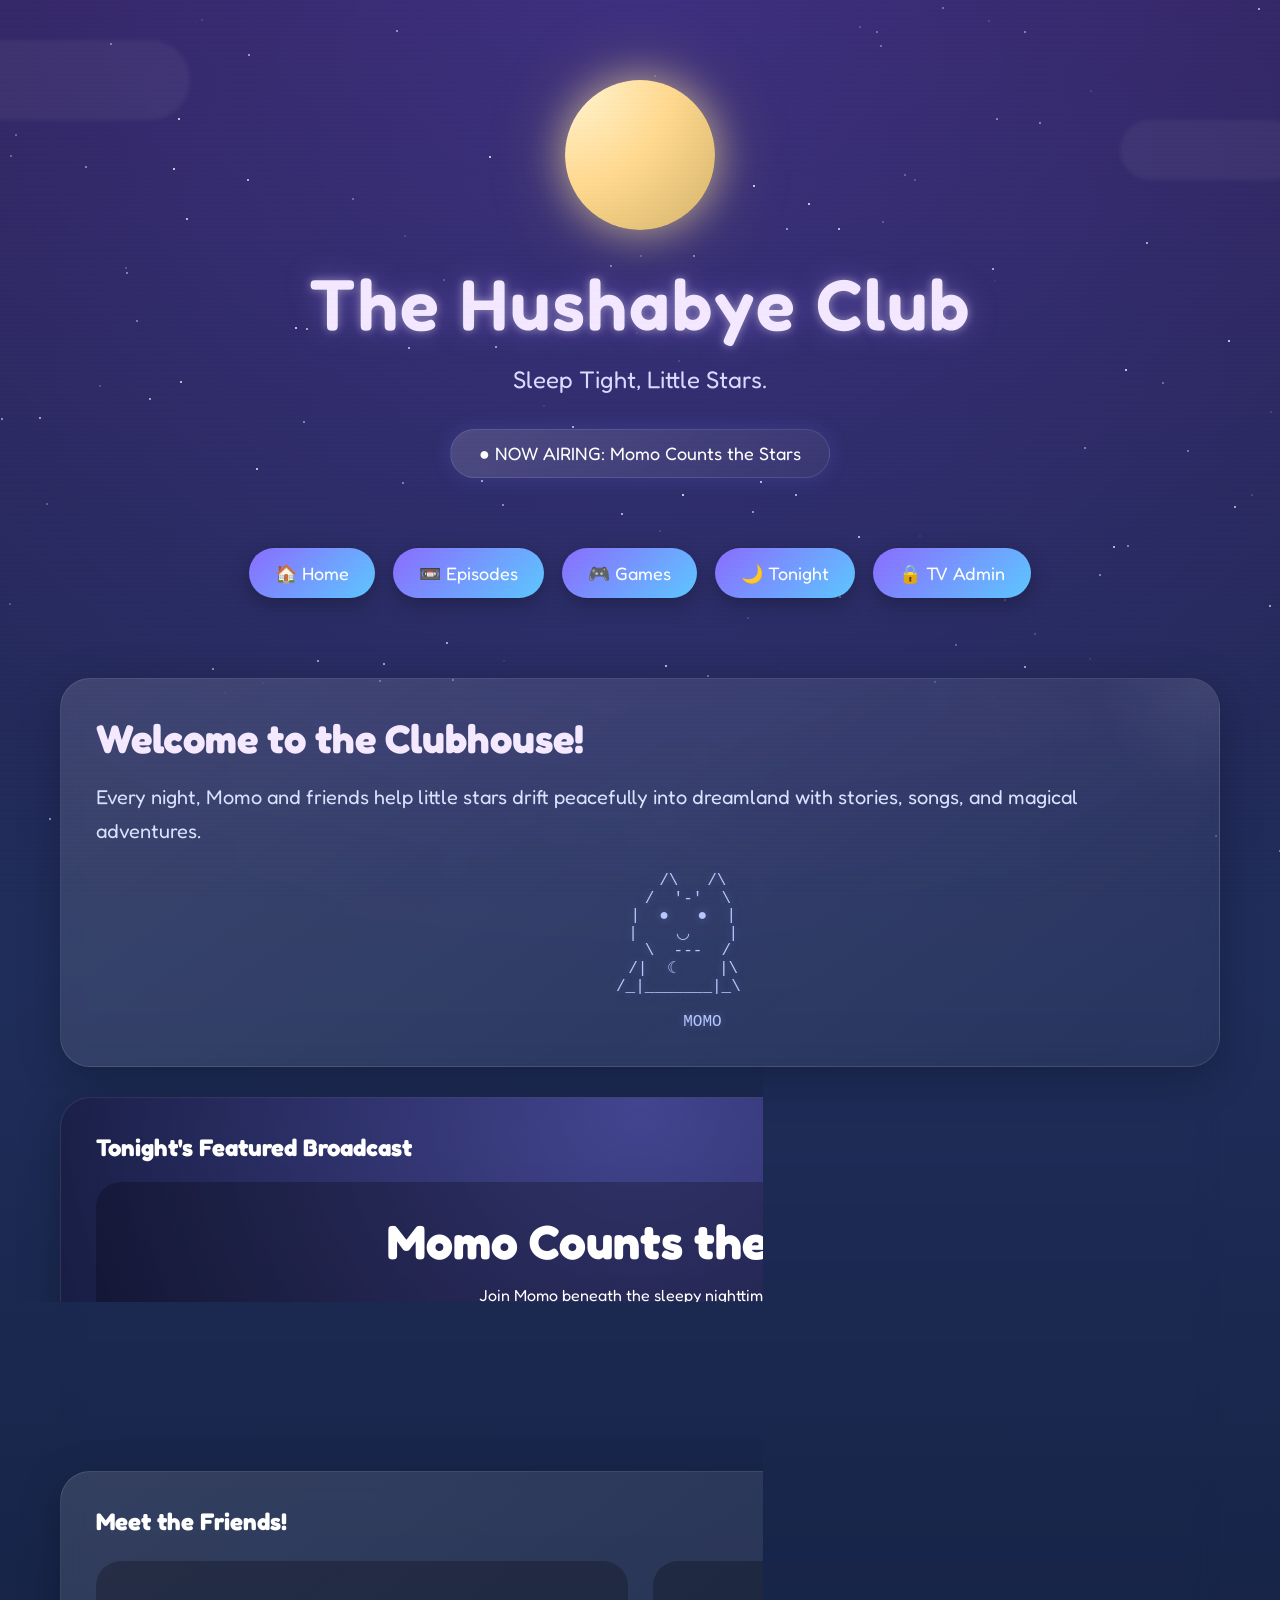
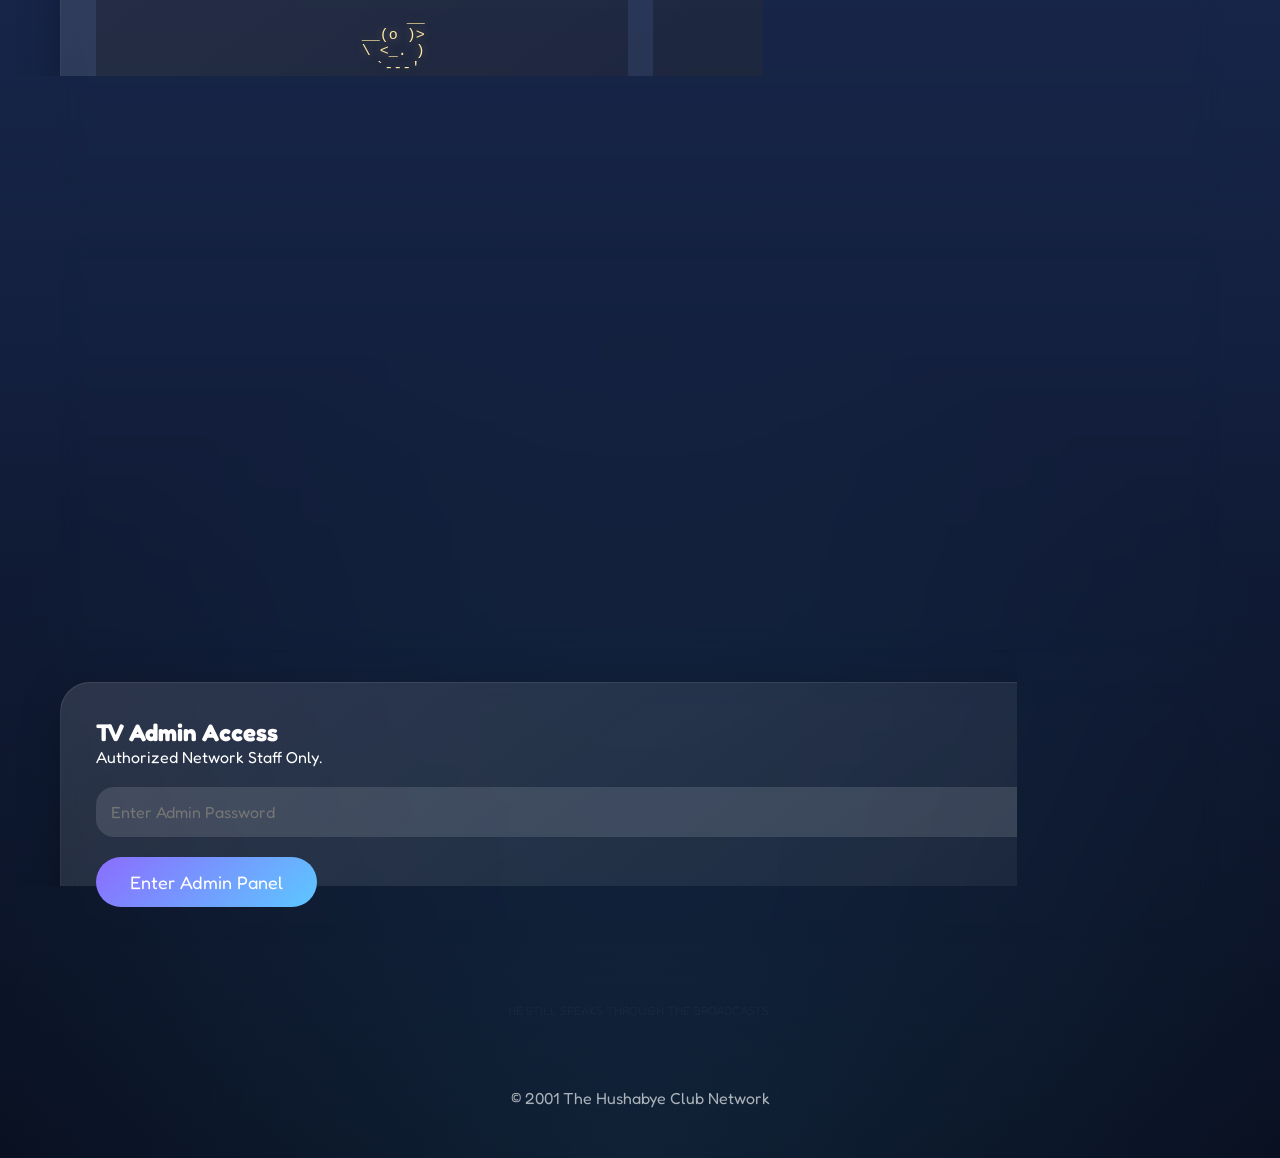
<file: index.html>
<!DOCTYPE html>
<html lang="en">
<head>

<meta charset="UTF-8">
<meta name="viewport" content="width=device-width, initial-scale=1.0">

<title>The Hushabye Club</title>

<link
href="https://fonts.googleapis.com/css2?family=Fredoka:wght@400;500;600&display=swap"
rel="stylesheet">

<style>

/* ======================================== */
/* RESET */
/* ======================================== */

*{
margin:0;
padding:0;
box-sizing:border-box;
}

/* ======================================== */
/* BODY */
/* ======================================== */

body{

font-family:'Fredoka',sans-serif;

color:white;

overflow-x:hidden;

background:

radial-gradient(
circle at top,
rgba(111,92,255,0.22),
transparent 35%
),

radial-gradient(
circle at bottom,
rgba(77,192,255,0.12),
transparent 30%
),

linear-gradient(
180deg,
#31245c 0%,
#1f2d5a 35%,
#13203f 70%,
#070b1a 100%
);

min-height:100vh;

position:relative;

}

/* ======================================== */
/* CRT */
/* ======================================== */

.crt{

position:fixed;
inset:0;

pointer-events:none;

background:
linear-gradient(
rgba(255,255,255,0.02) 50%,
rgba(0,0,0,0.02) 50%
);

background-size:100% 4px;

opacity:0.2;

z-index:999;

}

/* ======================================== */
/* STARS */
/* ======================================== */

.stars{

position:fixed;
inset:0;

overflow:hidden;

z-index:-1;

}

.star{

position:absolute;

width:2px;
height:2px;

background:white;

border-radius:50%;

animation:twinkle 4s infinite;

}

@keyframes twinkle{

0%,100%{
opacity:0.2;
}

50%{
opacity:1;
}

}

/* ======================================== */
/* HEADER */
/* ======================================== */

header{

position:relative;

padding:80px 20px 50px;

text-align:center;

overflow:hidden;

}

/* ======================================== */
/* CLOUDS */
/* ======================================== */

.cloud{

position:absolute;

background:
rgba(255,255,255,0.05);

border-radius:100px;

filter:blur(2px);

}

.cloud1{

width:240px;
height:80px;

top:40px;
left:-50px;

}

.cloud2{

width:180px;
height:60px;

top:120px;
right:-20px;

}

/* ======================================== */
/* MOON */
/* ======================================== */

.moon{

width:150px;
height:150px;

margin:auto;

border-radius:50%;

background:
radial-gradient(
circle at top left,
#fff6d6,
#ffd98f,
#d4b36c
);

box-shadow:
0 0 40px rgba(255,230,160,0.6),
0 0 80px rgba(255,220,120,0.25);

margin-bottom:30px;

}

/* ======================================== */
/* LOGO */
/* ======================================== */

.logo{

font-size:72px;

font-weight:600;

letter-spacing:2px;

color:#f3e8ff;

text-shadow:
0 0 10px rgba(255,255,255,0.4),
0 0 30px rgba(164,130,255,0.4);

}

/* ======================================== */
/* SUBTITLE */
/* ======================================== */

.subtitle{

margin-top:18px;

font-size:24px;

color:#d8dbff;

}

/* ======================================== */
/* ON AIR */
/* ======================================== */

.on-air{

margin:35px auto 0;

width:fit-content;

padding:12px 28px;

border-radius:40px;

background:
linear-gradient(
135deg,
rgba(255,255,255,0.14),
rgba(255,255,255,0.05)
);

border:
1px solid rgba(255,255,255,0.1);

backdrop-filter:blur(8px);

font-size:18px;

box-shadow:
0 0 20px rgba(110,120,255,0.2);

animation:pulse 2s infinite;

}

@keyframes pulse{

0%,100%{
transform:scale(1);
}

50%{
transform:scale(1.03);
}

}

/* ======================================== */
/* NAV */
/* ======================================== */

nav{

display:flex;

justify-content:center;

gap:18px;

flex-wrap:wrap;

padding:20px;

margin-bottom:40px;

}

nav a{

text-decoration:none;

color:white;

padding:14px 26px;

border-radius:999px;

font-size:18px;

background:
linear-gradient(
135deg,
#8b6dff,
#5dc7ff
);

box-shadow:
0 6px 20px rgba(0,0,0,0.25);

transition:0.3s;

}

nav a:hover{

transform:
translateY(-4px)
scale(1.05);

background:
linear-gradient(
135deg,
#a786ff,
#7ddcff
);

}

/* ======================================== */
/* CONTENT */
/* ======================================== */

.content{

max-width:1200px;

margin:auto;

padding:20px;

display:grid;

gap:30px;

}

/* ======================================== */
/* CARDS */
/* ======================================== */

.card{

background:
linear-gradient(
145deg,
rgba(255,255,255,0.12),
rgba(255,255,255,0.04)
);

border:
1px solid rgba(255,255,255,0.1);

border-radius:30px;

padding:35px;

backdrop-filter:blur(10px);

box-shadow:
0 10px 40px rgba(0,0,0,0.25);

position:relative;

overflow:hidden;

}

.card::before{

content:'';

position:absolute;

top:-100px;
right:-100px;

width:220px;
height:220px;

background:
radial-gradient(
circle,
rgba(255,255,255,0.06),
transparent 70%
);

}

/* ======================================== */
/* ASCII */
/* ======================================== */

.ascii{

text-align:center;

white-space:pre;

font-family:monospace;

line-height:1.1;

}

/* MOMO */

.momo-ascii{

font-size:16px;

margin-top:25px;

color:#b8c7ff;

text-shadow:
0 0 10px rgba(160,180,255,0.35);

animation:
floatMomo 4s ease-in-out infinite;

}

@keyframes floatMomo{

0%,100%{
transform:translateY(0px);
}

50%{
transform:translateY(-6px);
}

}

/* PIP */

.pip-ascii{

font-size:15px;

margin-top:25px;

color:#ffe8a3;

text-shadow:
0 0 10px rgba(255,220,120,0.35);

animation:
floatPip 3s ease-in-out infinite;

}

@keyframes floatPip{

0%,100%{
transform:
translateY(0px)
rotate(0deg);
}

50%{
transform:
translateY(-5px)
rotate(-2deg);
}

}

/* STARBELL */

.starbell-ascii{

font-size:15px;

margin-top:25px;

color:#ffd6ff;

text-shadow:
0 0 12px rgba(255,180,255,0.35);

animation:
twinkleBell 2.5s infinite;

}

@keyframes twinkleBell{

0%,100%{
opacity:0.85;
transform:scale(1);
}

50%{
opacity:1;
transform:scale(1.04);
}

}

/* ======================================== */
/* WELCOME */
/* ======================================== */

.welcome-card h2{

font-size:40px;

margin-bottom:18px;

color:#f4e9ff;

}

.welcome-card p{

font-size:20px;

line-height:1.7;

color:#d9e3ff;

}

/* ======================================== */
/* FEATURED */
/* ======================================== */

.featured-card{

background:
radial-gradient(
circle at top,
rgba(140,120,255,0.35),
rgba(20,25,60,0.95)
);

}

.broadcast-box{

padding:30px;

border-radius:25px;

background:
rgba(0,0,0,0.25);

margin-top:20px;

text-align:center;

}

.broadcast-box h1{

font-size:48px;

margin-bottom:15px;

}

/* ======================================== */
/* BUTTONS */
/* ======================================== */

.watch-btn{

margin-top:20px;

padding:14px 34px;

border:none;

border-radius:999px;

font-size:18px;

font-family:'Fredoka',sans-serif;

cursor:pointer;

color:white;

background:
linear-gradient(
135deg,
#8b6dff,
#5dc7ff
);

transition:0.3s;

}

.watch-btn:hover{

transform:
translateY(-3px)
scale(1.05);

}

/* ======================================== */
/* EPISODES */
/* ======================================== */

.episode-grid{

display:grid;

grid-template-columns:
repeat(auto-fit,minmax(280px,1fr));

gap:25px;

margin-top:25px;

}

.episode{

padding:25px;

border-radius:25px;

background:
rgba(0,0,0,0.25);

}

.episode-banner{

padding:10px;

border-radius:15px;

margin-bottom:18px;

text-align:center;

font-weight:bold;

background:
linear-gradient(
135deg,
#5dffb2,
#45c7ff
);

color:#07223b;

}

.corrupted{

background:
linear-gradient(
135deg,
#ffb347,
#ff5e7e
);

color:white;

}

.restricted-banner{

background:
linear-gradient(
135deg,
#ff4d4d,
#8b0000
);

color:white;

}

/* ======================================== */
/* TAGS */
/* ======================================== */

.tag{

display:inline-block;

margin-top:15px;

padding:8px 16px;

border-radius:999px;

font-size:14px;

font-weight:bold;

}

.available{
background:#4dff9f;
color:#042b1a;
}

.missing{
background:#ffbd59;
color:#3b2400;
}

.restricted{
background:#ff5d5d;
}

/* ======================================== */
/* INPUT */
/* ======================================== */

input{

width:100%;

margin-top:20px;

padding:15px;

border:none;

border-radius:18px;

font-size:16px;

font-family:'Fredoka',sans-serif;

background:
rgba(255,255,255,0.12);

color:white;

outline:none;

}

/* ======================================== */
/* POPUPS */
/* ======================================== */

.popup{

display:none;

position:fixed;

inset:0;

background:
rgba(0,0,0,0.8);

justify-content:center;

align-items:center;

padding:20px;

z-index:1000;

}

.popup-content{

width:90%;
max-width:900px;

padding:30px;

border-radius:30px;

background:
linear-gradient(
145deg,
#1a2345,
#10162f
);

text-align:center;

}

iframe{

width:100%;
height:500px;

border:none;

border-radius:20px;

margin-top:20px;

}

/* ======================================== */
/* FOOTER */
/* ======================================== */

footer{

padding:50px 20px;

text-align:center;

color:
rgba(255,255,255,0.65);

}

.hidden-message{

opacity:0.03;

font-size:12px;

margin-top:30px;

text-align:center;

}

/* ======================================== */
/* MOBILE */
/* ======================================== */

@media(max-width:768px){

.logo{
font-size:52px;
}

.broadcast-box h1{
font-size:34px;
}

}

</style>

</head>

<body>

<div class="stars" id="stars"></div>

<div class="crt"></div>

<header>

<div class="cloud cloud1"></div>
<div class="cloud cloud2"></div>

<div class="moon"></div>

<h1 class="logo">
The Hushabye Club
</h1>

<p class="subtitle">
Sleep Tight, Little Stars.
</p>

<div class="on-air">
● NOW AIRING: Momo Counts the Stars
</div>

</header>

<nav>

<a href="#">
🏠 Home
</a>

<a href="#episodes">
📼 Episodes
</a>

<a href="games.html">
🎮 Games
</a>

<a href="#featured">
🌙 Tonight
</a>

<a href="#admin">
🔒 TV Admin
</a>

</nav>

<section class="content">

<!-- WELCOME -->

<div class="card welcome-card">

<h2>
Welcome to the Clubhouse!
</h2>

<p>
Every night, Momo and friends help little stars drift peacefully into dreamland with stories, songs, and magical adventures.
</p>

<pre class="ascii momo-ascii">
           /\   /\
          /  '-'  \
         |  ●   ●  |
         |    ◡    |
          \  ---  /
         /|  ☾    |\
        /_|_______|_\

             MOMO
</pre>

</div>

<!-- FEATURED -->

<div class="card featured-card" id="featured">

<h2>
Tonight's Featured Broadcast
</h2>

<div class="broadcast-box">

<h1>
Momo Counts the Stars
</h1>

<p>
Join Momo beneath the sleepy nighttime sky.
</p>

<button
class="watch-btn"
onclick="openVideo(momoEpisode)">

Watch Broadcast

</button>

</div>

</div>

<!-- CHARACTERS -->

<div class="card">

<h2>
Meet the Friends!
</h2>

<div class="episode-grid">

<div class="episode">

<pre class="ascii pip-ascii">
            __
       __(o )>
       \ <_. )
        `---'

          PIP
</pre>

<p>
Pip loves songs, stories, and nighttime fishing adventures.
</p>

</div>

<div class="episode">

<pre class="ascii starbell-ascii">
           .     .
        .  |\-^-/|  .
       /| } O   O { |\
      / '`   ✦   `' \
     /_/|       |\_\

         STARBELL
</pre>

<p>
Starbell watches over the stars while children sleep.
</p>

</div>

</div>

</div>

<!-- EPISODES -->

<div class="card" id="episodes">

<h2>
Episode Archive
</h2>

<div class="episode-grid">

<div class="episode">

<div class="episode-banner">
FULL BROADCAST
</div>

<h3>
Momo Counts the Stars
</h3>

<p>
The original bedtime broadcast.
</p>

<span class="tag available">
AVAILABLE
</span>

<br>

<button
class="watch-btn"
onclick="openVideo(momoEpisode)">

Watch

</button>

</div>

<div class="episode">

<div class="episode-banner corrupted">
CORRUPTED RECORDING
</div>

<h3>
Pip's Midnight Song
</h3>

<p>
Recovered from damaged network tapes.
</p>

<span class="tag missing">
MISSING SEGMENTS
</span>

<br>

<button
class="watch-btn"
onclick="openVideo(pipEpisode)">

View Tape

</button>

</div>

<div class="episode">

<div class="episode-banner restricted-banner">
RESTRICTED FILE
</div>

<h3>
Quiet Hour Special
</h3>

<p>
Network Admins Only.
</p>

<span class="tag restricted">
RESTRICTED
</span>

<br>

<button
class="watch-btn"
onclick="openRestricted()">

Enter Password

</button>

</div>

</div>

</div>

<!-- ADMIN -->

<div class="card" id="admin">

<h2>
TV Admin Access
</h2>

<p>
Authorized Network Staff Only.
</p>

<input
type="password"
id="tvAdminPassword"
placeholder="Enter Admin Password">

<button
class="watch-btn"
onclick="checkTVAdmin()">

Enter Admin Panel

</button>

</div>

<p class="hidden-message">
HE STILL SPEAKS THROUGH THE BROADCASTS.
</p>

</section>

<!-- VIDEO POPUP -->

<div class="popup" id="videoPopup">

<div class="popup-content">

<h2>
Broadcast Playback
</h2>

<iframe
id="videoFrame"
src=""
allowfullscreen>
</iframe>

<br><br>

<button
class="watch-btn"
onclick="closePopup()">

Close

</button>

</div>

</div>

<!-- PASSWORD POPUP -->

<div class="popup" id="passwordPopup">

<div class="popup-content">

<h2>
NETWORK ADMIN ACCESS
</h2>

<p>
This recording has been restricted.
</p>

<input
type="password"
id="passwordInput"
placeholder="Enter Password">

<button
class="watch-btn"
onclick="checkPassword()">

Access Recording

</button>

</div>

</div>

<footer>

<p>
© 2001 The Hushabye Club Network
</p>

</footer>

<script src="script.js"></script>

<script>

const starsContainer =
document.getElementById(
'stars'
);

for(let i=0;i<160;i++){

const star =
document.createElement('div');

star.classList.add(
'star'
);

star.style.left =
Math.random()*100+'vw';

star.style.top =
Math.random()*100+'vh';

star.style.animationDelay =
Math.random()*5+'s';

star.style.opacity =
Math.random();

starsContainer.appendChild(
star
);

}

</script>

</body>
</html>
</file>
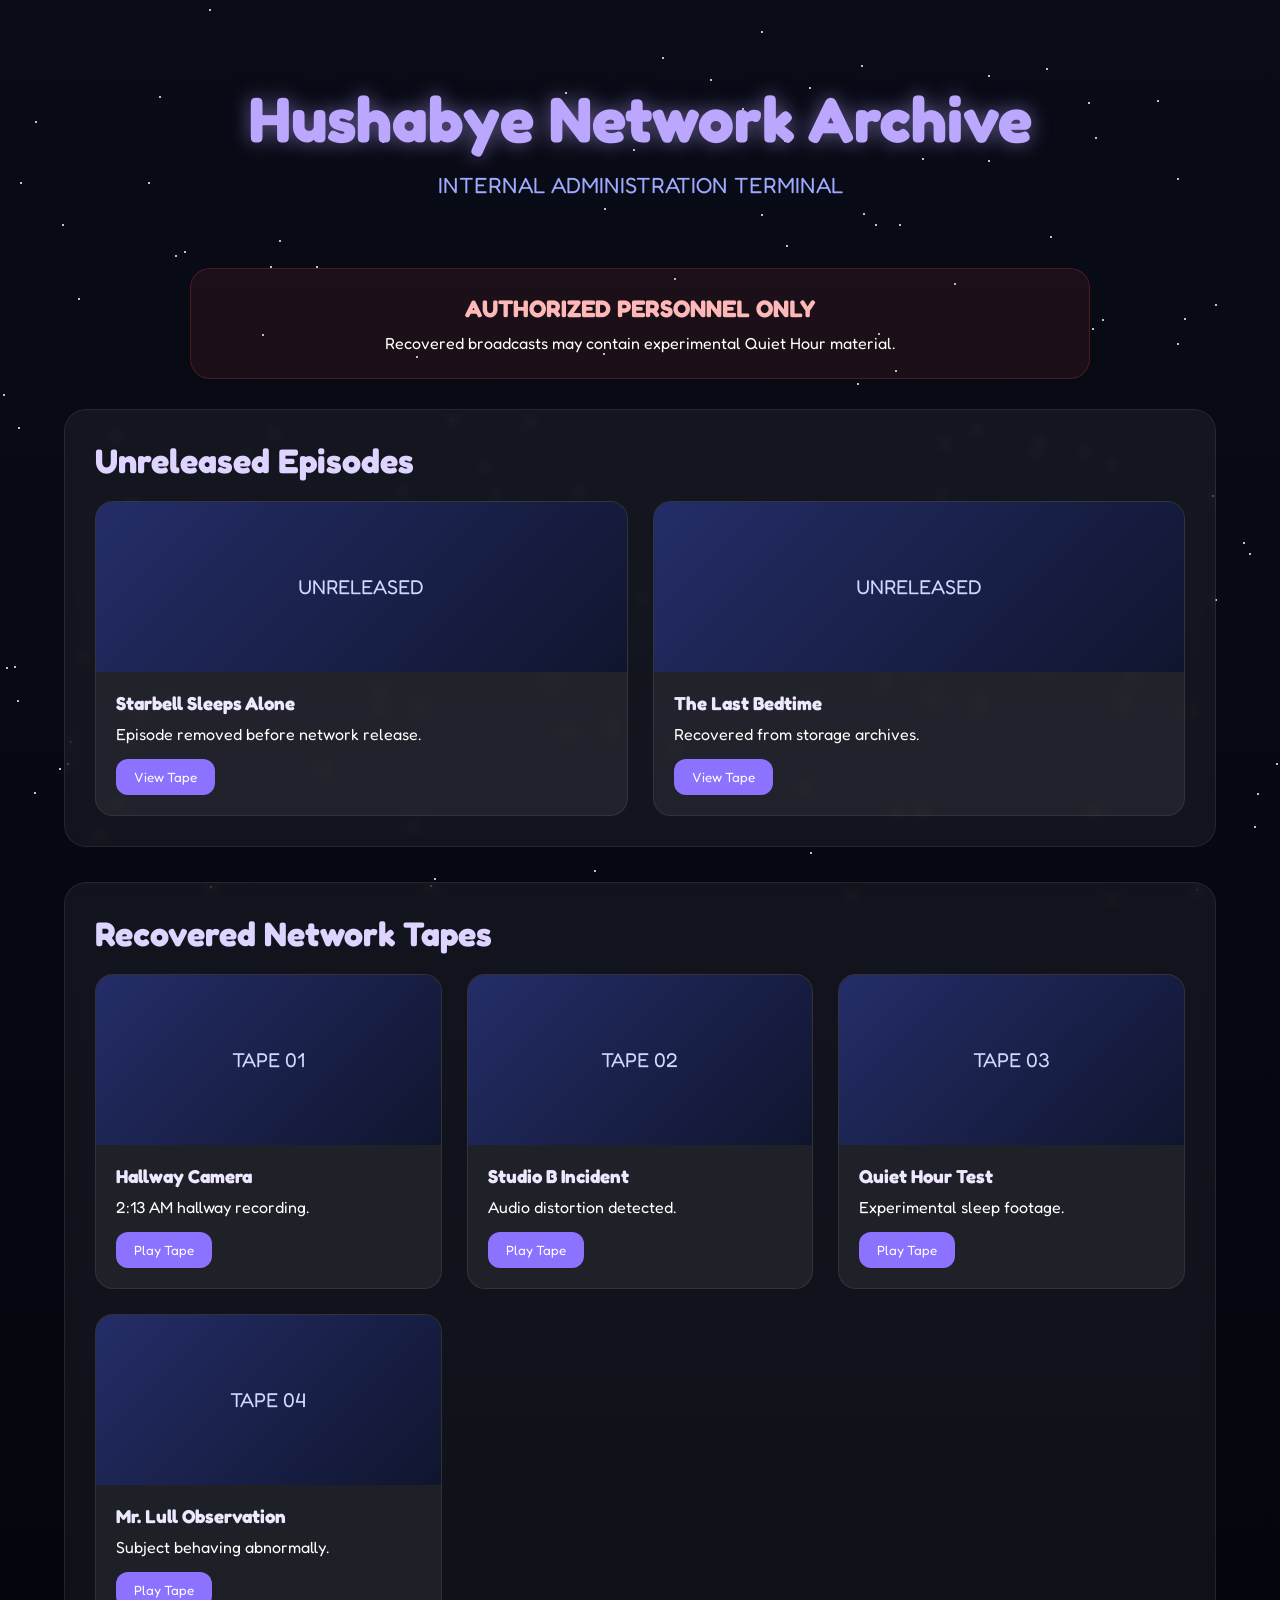
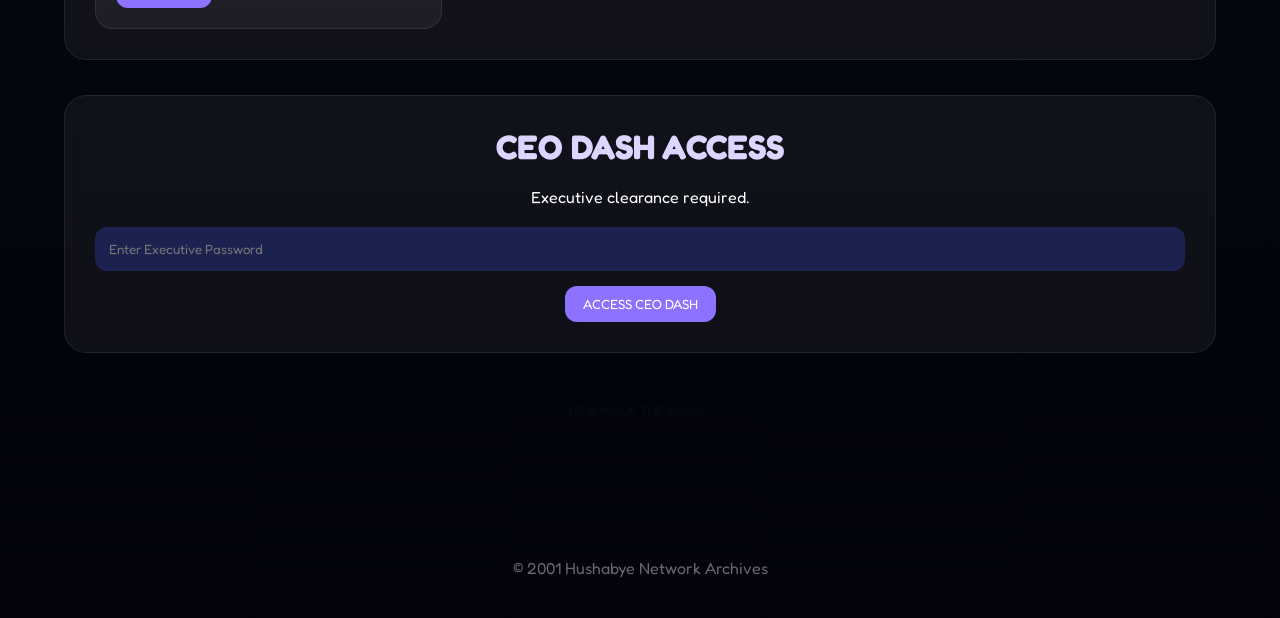
<file: admin.html>
<!DOCTYPE html>
<html lang="en">
<head>

<meta charset="UTF-8">
<meta name="viewport" content="width=device-width, initial-scale=1.0">

<title>Hushabye Network Admin</title>

<link rel="preconnect" href="https://fonts.googleapis.com">
<link rel="preconnect" href="https://fonts.gstatic.com" crossorigin>

<link href="https://fonts.googleapis.com/css2?family=Fredoka:wght@400;600&display=swap" rel="stylesheet">

<style>

*{
  margin:0;
  padding:0;
  box-sizing:border-box;
}

body{
  background:
  linear-gradient(
    to bottom,
    #090b16,
    #02030a
  );

  color:white;
  font-family:'Fredoka',sans-serif;
  overflow-x:hidden;
}

/* ========================= */
/* STARS */
/* ========================= */

.stars{
  position:fixed;
  inset:0;
  z-index:-1;
}

.star{
  position:absolute;
  width:2px;
  height:2px;
  background:white;
  border-radius:50%;
  animation:twinkle 4s infinite;
}

@keyframes twinkle{

  0%,100%{
    opacity:0.2;
  }

  50%{
    opacity:1;
  }

}

/* ========================= */
/* HEADER */
/* ========================= */

header{
  text-align:center;
  padding:80px 20px 40px;
}

.logo{
  font-size:64px;
  color:#bca7ff;

  text-shadow:
  0 0 20px rgba(188,167,255,0.5);
}

.subtitle{
  margin-top:15px;
  color:#9ea9ff;
  font-size:22px;
}

/* ========================= */
/* WARNING */
/* ========================= */

.warning{

  width:90%;
  max-width:900px;

  margin:30px auto;

  padding:25px;

  border-radius:20px;

  background:
  rgba(255,80,80,0.08);

  border:
  1px solid rgba(255,80,80,0.2);

  text-align:center;

}

.warning h2{
  color:#ffb8b8;
  margin-bottom:10px;
}

/* ========================= */
/* MAIN CONTENT */
/* ========================= */

.content{
  width:90%;
  max-width:1200px;
  margin:auto;
  padding-bottom:100px;
}

.card{

  background:
  rgba(255,255,255,0.05);

  border:
  1px solid rgba(255,255,255,0.08);

  border-radius:22px;

  padding:30px;

  margin-bottom:35px;

  backdrop-filter:blur(6px);
}

.card h2{
  margin-bottom:20px;
  color:#ddd4ff;
  font-size:34px;
}

/* ========================= */
/* VIDEO GRID */
/* ========================= */

.video-grid{

  display:grid;

  grid-template-columns:
  repeat(auto-fit,minmax(280px,1fr));

  gap:25px;
}

.video-card{

  background:
  rgba(255,255,255,0.06);

  border-radius:18px;

  overflow:hidden;

  border:
  1px solid rgba(255,255,255,0.08);

  transition:0.3s;
}

.video-card:hover{
  transform:translateY(-4px);
}

.video-thumb{

  height:170px;

  background:
  linear-gradient(
    135deg,
    #242d68,
    #10152e
  );

  display:flex;
  align-items:center;
  justify-content:center;

  color:#cfd8ff;
  font-size:20px;
}

.video-info{
  padding:20px;
}

.video-info h3{
  margin-bottom:10px;
  color:#eee8ff;
}

/* ========================= */
/* BUTTONS */
/* ========================= */

.watch-btn{

  margin-top:15px;

  padding:10px 18px;

  border:none;

  border-radius:12px;

  background:#8d72ff;

  color:white;

  font-family:'Fredoka',sans-serif;

  cursor:pointer;

  transition:0.3s;
}

.watch-btn:hover{
  background:#a38eff;
  transform:scale(1.03);
}

/* ========================= */
/* CEO */
/* ========================= */

.ceo-card{
  text-align:center;
}

input{

  width:100%;

  padding:14px;

  border:none;

  border-radius:12px;

  background:#1b2250;

  color:white;

  margin-top:20px;

  font-family:'Fredoka',sans-serif;
}

/* ========================= */
/* POPUP */
/* ========================= */

.popup{

  position:fixed;

  inset:0;

  background:rgba(0,0,0,0.9);

  display:none;

  align-items:center;

  justify-content:center;

  z-index:999;
}

.popup-content{

  width:90%;
  max-width:900px;

  background:#0e1433;

  border-radius:20px;

  padding:30px;

  text-align:center;

  border:
  1px solid rgba(255,255,255,0.08);
}

iframe{

  width:100%;
  height:450px;

  border:none;

  border-radius:16px;

  margin-top:20px;
}

/* ========================= */
/* FOOTER */
/* ========================= */

footer{

  text-align:center;

  padding:40px;

  color:rgba(255,255,255,0.4);
}

.hidden{

  opacity:0.03;

  text-align:center;

  margin-top:50px;

  font-size:12px;
}

</style>
</head>

<body>

<!-- ========================= -->
<!-- STARS -->
<!-- ========================= -->

<div class="stars" id="stars"></div>

<!-- ========================= -->
<!-- HEADER -->
<!-- ========================= -->

<header>

<h1 class="logo">
Hushabye Network Archive
</h1>

<p class="subtitle">
INTERNAL ADMINISTRATION TERMINAL
</p>

</header>

<!-- ========================= -->
<!-- WARNING -->
<!-- ========================= -->

<div class="warning">

<h2>
AUTHORIZED PERSONNEL ONLY
</h2>

<p>
Recovered broadcasts may contain experimental Quiet Hour material.
</p>

</div>

<!-- ========================= -->
<!-- MAIN CONTENT -->
<!-- ========================= -->

<section class="content">

<!-- ========================= -->
<!-- UNRELEASED -->
<!-- ========================= -->

<div class="card">

<h2>
Unreleased Episodes
</h2>

<div class="video-grid">

<!-- STARBELL -->

<div class="video-card">

<div class="video-thumb">
UNRELEASED
</div>

<div class="video-info">

<h3>
Starbell Sleeps Alone
</h3>

<p>
Episode removed before network release.
</p>

<button
class="watch-btn"
onclick="openVideo(starbellEpisode)">

View Tape

</button>

</div>
</div>

<!-- LAST BEDTIME -->

<div class="video-card">

<div class="video-thumb">
UNRELEASED
</div>

<div class="video-info">

<h3>
The Last Bedtime
</h3>

<p>
Recovered from storage archives.
</p>

<button
class="watch-btn"
onclick="openVideo(lastBedtimeEpisode)">

View Tape

</button>

</div>
</div>

</div>
</div>

<!-- ========================= -->
<!-- FOUND FOOTAGE -->
<!-- ========================= -->

<div class="card">

<h2>
Recovered Network Tapes
</h2>

<div class="video-grid">

<!-- TAPE 1 -->

<div class="video-card">

<div class="video-thumb">
TAPE 01
</div>

<div class="video-info">

<h3>
Hallway Camera
</h3>

<p>
2:13 AM hallway recording.
</p>

<button
class="watch-btn"
onclick="openVideo(tape1)">

Play Tape

</button>

</div>
</div>

<!-- TAPE 2 -->

<div class="video-card">

<div class="video-thumb">
TAPE 02
</div>

<div class="video-info">

<h3>
Studio B Incident
</h3>

<p>
Audio distortion detected.
</p>

<button
class="watch-btn"
onclick="openVideo(tape2)">

Play Tape

</button>

</div>
</div>

<!-- TAPE 3 -->

<div class="video-card">

<div class="video-thumb">
TAPE 03
</div>

<div class="video-info">

<h3>
Quiet Hour Test
</h3>

<p>
Experimental sleep footage.
</p>

<button
class="watch-btn"
onclick="openVideo(tape3)">

Play Tape

</button>

</div>
</div>

<!-- TAPE 4 -->

<div class="video-card">

<div class="video-thumb">
TAPE 04
</div>

<div class="video-info">

<h3>
Mr. Lull Observation
</h3>

<p>
Subject behaving abnormally.
</p>

<button
class="watch-btn"
onclick="openVideo(tape4)">

Play Tape

</button>

</div>
</div>

</div>
</div>

<!-- ========================= -->
<!-- CEO ACCESS -->
<!-- ========================= -->

<div class="card ceo-card">

<h2>
CEO DASH ACCESS
</h2>

<p>
Executive clearance required.
</p>

<input
type="password"
id="ceoPassword"
placeholder="Enter Executive Password">

<button
class="watch-btn"
onclick="checkCEO()">

ACCESS CEO DASH

</button>

</div>

<p class="hidden">
HE IS INSIDE THE SIGNAL.
</p>

</section>

<!-- ========================= -->
<!-- VIDEO POPUP -->
<!-- ========================= -->

<div class="popup" id="videoPopup">

<div class="popup-content">

<h2>
Tape Playback
</h2>

<iframe
id="videoFrame"
src=""
allowfullscreen>
</iframe>

<br><br>

<button
class="watch-btn"
onclick="closePopup()">

Close

</button>

</div>
</div>

<!-- ========================= -->
<!-- FOOTER -->
<!-- ========================= -->

<footer>
© 2001 Hushabye Network Archives
</footer>

<!-- ========================= -->
<!-- JAVASCRIPT -->
<!-- ========================= -->

<script>

/* ========================= */
/* VIDEO LINKS */
/* ========================= */

const starbellEpisode =
'https://www.youtube.com/embed/YOUR_STARBELL_VIDEO';

const lastBedtimeEpisode =
'https://www.youtube.com/embed/YOUR_LASTBEDTIME_VIDEO';

const tape1 =
'https://www.youtube.com/embed/YOUR_TAPE1';

const tape2 =
'https://www.youtube.com/embed/YOUR_TAPE2';

const tape3 =
'https://www.youtube.com/embed/YOUR_TAPE3';

const tape4 =
'https://www.youtube.com/embed/YOUR_TAPE4';

/* ========================= */
/* VIDEO SYSTEM */
/* ========================= */

function openVideo(videoURL){

document.getElementById(
'videoPopup'
).style.display='flex';

document.getElementById(
'videoFrame'
).src=videoURL;

}

function closePopup(){

document.getElementById(
'videoPopup'
).style.display='none';

document.getElementById(
'videoFrame'
).src='';

}

/* ========================= */
/* CEO PASSWORD */
/* ========================= */

function checkCEO(){

const password =
document.getElementById(
'ceoPassword'
).value;

if(password === 'Mastermind'){

window.location.href =
'ceo.html';

}else{

alert('EXECUTIVE ACCESS DENIED');

}

}

/* ========================= */
/* STARS */
/* ========================= */

const starsContainer =
document.getElementById('stars');

for(let i=0;i<140;i++){

const star =
document.createElement('div');

star.classList.add('star');

star.style.left =
Math.random()*100+'vw';

star.style.top =
Math.random()*100+'vh';

star.style.animationDelay =
Math.random()*5+'s';

starsContainer.appendChild(star);

}

console.log(
'Admin archive terminal online.'
);

</script>

</body>
</html>
</file>
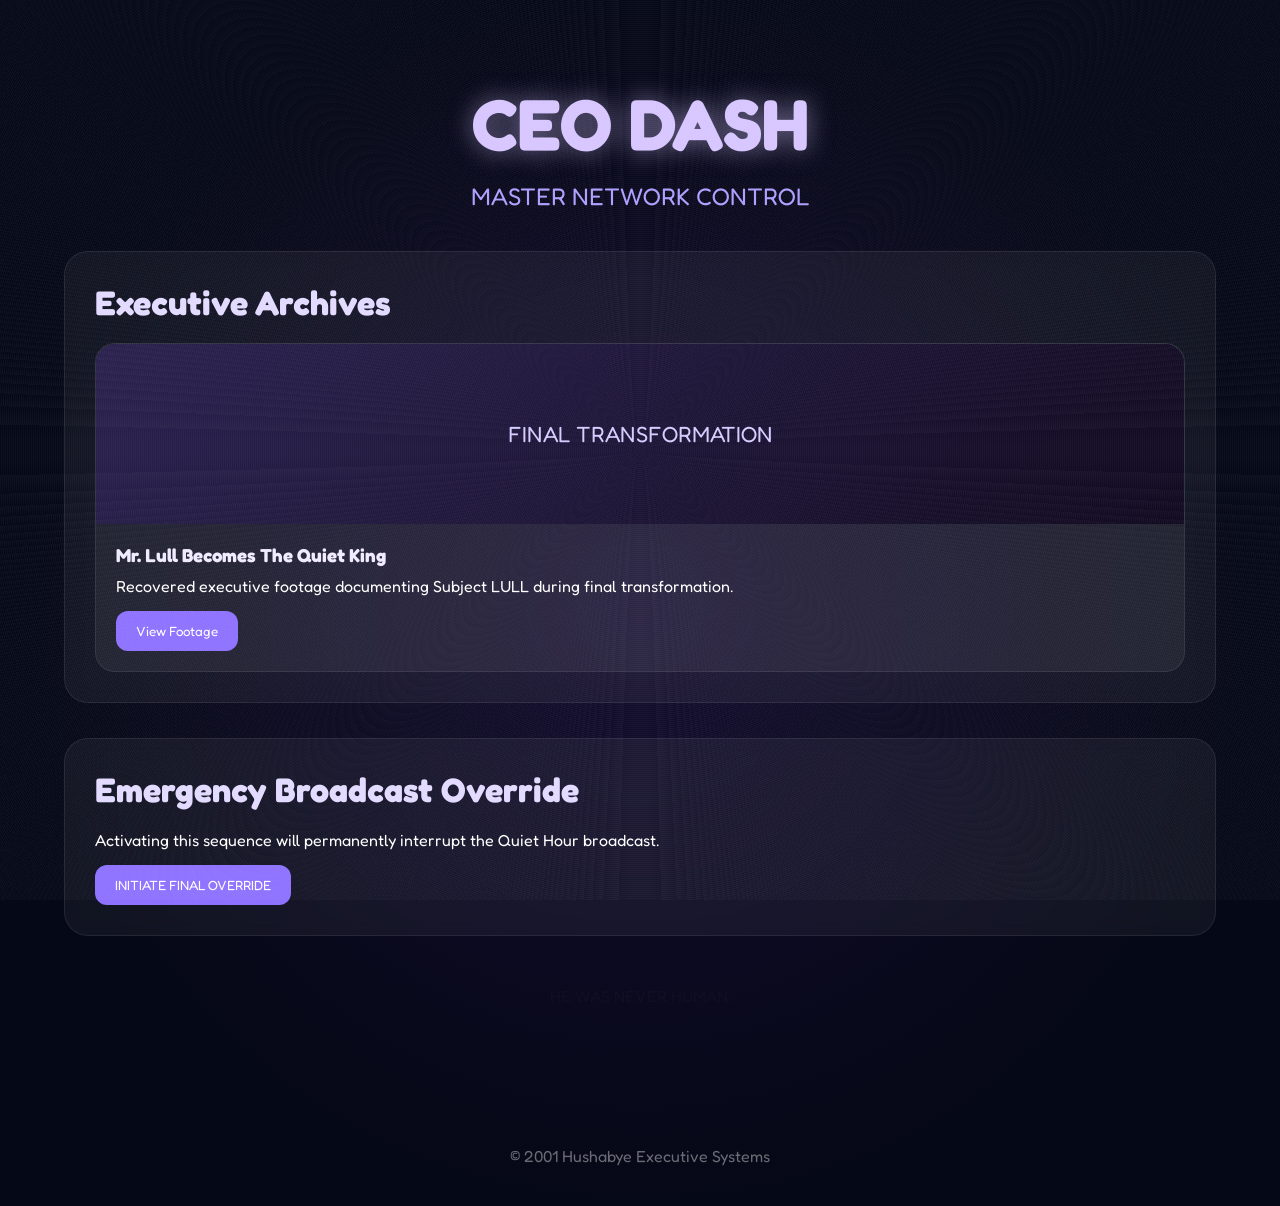
<file: ceo.html>
<!DOCTYPE html>
<html lang="en">
<head>

<meta charset="UTF-8">
<meta name="viewport" content="width=device-width, initial-scale=1.0">

<title>CEO DASH — Hushabye Network</title>

<link rel="preconnect" href="https://fonts.googleapis.com">
<link rel="preconnect" href="https://fonts.gstatic.com" crossorigin>

<link href="https://fonts.googleapis.com/css2?family=Fredoka:wght@400;600&display=swap" rel="stylesheet">

<style>

*{
  margin:0;
  padding:0;
  box-sizing:border-box;
}

body{

  background:
  radial-gradient(
    circle at center,
    #140d2e,
    #050816 70%
  );

  color:white;

  font-family:'Fredoka',sans-serif;

  overflow-x:hidden;
}

/* ========================= */
/* STATIC OVERLAY */
/* ========================= */

.static{

  position:fixed;
  inset:0;

  pointer-events:none;

  opacity:0.05;

  background-image:
  repeating-radial-gradient(
    circle,
    white 0px,
    transparent 2px
  );

  animation:staticMove 0.4s infinite;

  z-index:999;
}

@keyframes staticMove{

  0%{
    transform:translate(0px,0px);
  }

  50%{
    transform:translate(2px,-2px);
  }

  100%{
    transform:translate(-2px,2px);
  }

}

/* ========================= */
/* HEADER */
/* ========================= */

header{

  text-align:center;

  padding:80px 20px 40px;
}

.logo{

  font-size:72px;

  color:#d8c6ff;

  text-shadow:
  0 0 25px rgba(216,198,255,0.5);
}

.subtitle{

  margin-top:15px;

  color:#ae9fff;

  font-size:24px;
}

/* ========================= */
/* CONTENT */
/* ========================= */

.content{

  width:90%;
  max-width:1200px;

  margin:auto;

  padding-bottom:100px;
}

.card{

  background:
  rgba(255,255,255,0.05);

  border:
  1px solid rgba(255,255,255,0.08);

  border-radius:24px;

  padding:30px;

  margin-bottom:35px;

  backdrop-filter:blur(8px);
}

.card h2{

  margin-bottom:20px;

  color:#e3dbff;

  font-size:34px;
}

/* ========================= */
/* VIDEO GRID */
/* ========================= */

.video-grid{

  display:grid;

  grid-template-columns:
  repeat(auto-fit,minmax(280px,1fr));

  gap:25px;
}

.video-card{

  background:
  rgba(255,255,255,0.06);

  border-radius:20px;

  overflow:hidden;

  border:
  1px solid rgba(255,255,255,0.08);

  transition:0.3s;
}

.video-card:hover{

  transform:translateY(-5px);
}

.video-thumb{

  height:180px;

  background:
  linear-gradient(
    135deg,
    #2a214f,
    #10091f
  );

  display:flex;
  align-items:center;
  justify-content:center;

  font-size:22px;

  color:#d6ccff;
}

.video-info{

  padding:20px;
}

.video-info h3{

  margin-bottom:10px;

  color:#f1ebff;
}

/* ========================= */
/* BUTTONS */
/* ========================= */

.watch-btn{

  margin-top:15px;

  padding:12px 20px;

  border:none;

  border-radius:12px;

  background:#8e72ff;

  color:white;

  cursor:pointer;

  font-family:'Fredoka',sans-serif;

  transition:0.3s;
}

.watch-btn:hover{

  background:#a58dff;

  transform:scale(1.04);
}

/* ========================= */
/* POPUP */
/* ========================= */

.popup{

  position:fixed;

  inset:0;

  background:rgba(0,0,0,0.9);

  display:none;

  align-items:center;

  justify-content:center;

  z-index:1000;
}

.popup-content{

  width:90%;
  max-width:900px;

  background:#0d1024;

  padding:30px;

  border-radius:22px;

  text-align:center;

  border:
  1px solid rgba(255,255,255,0.08);
}

iframe{

  width:100%;
  height:450px;

  border:none;

  border-radius:16px;

  margin-top:20px;
}

/* ========================= */
/* BOSS */
/* ========================= */

#bossSection{

  display:none;
}

#bossCanvas{

  width:100%;
  max-width:900px;

  background:black;

  border-radius:20px;

  border:
  2px solid rgba(255,255,255,0.1);

  margin-top:20px;
}

.boss-ui{

  margin-top:20px;

  font-size:22px;
}

/* ========================= */
/* ENDING */
/* ========================= */

#endingSection{

  display:none;

  text-align:center;
}

.freedom-title{

  font-size:72px;

  color:#fff4c7;

  text-shadow:
  0 0 30px rgba(255,244,199,0.6);
}

/* ========================= */
/* FOOTER */
/* ========================= */

footer{

  text-align:center;

  padding:40px;

  color:rgba(255,255,255,0.4);
}

.hidden{

  opacity:0.02;

  text-align:center;

  margin-top:50px;
}

</style>
</head>

<body>

<div class="static"></div>

<!-- ========================= -->
<!-- HEADER -->
<!-- ========================= -->

<header>

<h1 class="logo">
CEO DASH
</h1>

<p class="subtitle">
MASTER NETWORK CONTROL
</p>

</header>

<!-- ========================= -->
<!-- CONTENT -->
<!-- ========================= -->

<section class="content">

<!-- ========================= -->
<!-- FINAL VIDEO -->
<!-- ========================= -->

<div class="card">

<h2>
Executive Archives
</h2>

<div class="video-grid">

<div class="video-card">

<div class="video-thumb">
FINAL TRANSFORMATION
</div>

<div class="video-info">

<h3>
Mr. Lull Becomes The Quiet King
</h3>

<p>
Recovered executive footage documenting Subject LULL during final transformation.
</p>

<button
class="watch-btn"
onclick="openVideo(quietKingVideo)">

View Footage

</button>

</div>
</div>

</div>
</div>

<!-- ========================= -->
<!-- BOSS ACTIVATION -->
<!-- ========================= -->

<div class="card">

<h2>
Emergency Broadcast Override
</h2>

<p>
Activating this sequence will permanently interrupt the Quiet Hour broadcast.
</p>

<button
class="watch-btn"
onclick="startBossFight()">

INITIATE FINAL OVERRIDE

</button>

</div>

<!-- ========================= -->
<!-- BOSS FIGHT -->
<!-- ========================= -->

<div
class="card"
id="bossSection">

<h2>
MR. LULL — THE QUIET KING
</h2>

<p>
The signal has become unstable.
</p>

<canvas
id="bossCanvas"
width="900"
height="500">
</canvas>

<div class="boss-ui">

Boss Health:
<span id="bossHealth">
300
</span>

</div>

<button
class="watch-btn"
onclick="attackBoss()">

THROW STARLIGHT

</button>

</div>

<!-- ========================= -->
<!-- ENDING -->
<!-- ========================= -->

<div
class="card"
id="endingSection">

<h1 class="freedom-title">
FREEDOM
</h1>

<p style="
margin-top:20px;
font-size:22px;
">

The children have been released from the broadcast.

</p>

<br>

<button
class="watch-btn"
onclick="playEnding()">

END THE BROADCAST

</button>

</div>

<p class="hidden">
HE WAS NEVER HUMAN.
</p>

</section>

<!-- ========================= -->
<!-- VIDEO POPUP -->
<!-- ========================= -->

<div class="popup" id="videoPopup">

<div class="popup-content">

<h2>
Playback
</h2>

<iframe
id="videoFrame"
src=""
allowfullscreen>
</iframe>

<br><br>

<button
class="watch-btn"
onclick="closePopup()">

Close

</button>

</div>
</div>

<!-- ========================= -->
<!-- FOOTER -->
<!-- ========================= -->

<footer>
© 2001 Hushabye Executive Systems
</footer>

<!-- ========================= -->
<!-- JAVASCRIPT -->
<!-- ========================= -->

<script>

/* ========================= */
/* VIDEO */
/* ========================= */

const quietKingVideo =
'https://www.youtube.com/embed/YOUR_QUIET_KING_VIDEO';

function openVideo(videoURL){

document.getElementById(
'videoPopup'
).style.display='flex';

document.getElementById(
'videoFrame'
).src=videoURL;

}

function closePopup(){

document.getElementById(
'videoPopup'
).style.display='none';

document.getElementById(
'videoFrame'
).src='';

}

/* ========================= */
/* BOSS FIGHT */
/* ========================= */

const canvas =
document.getElementById(
'bossCanvas'
);

const ctx =
canvas.getContext('2d');

let bossHealth = 300;

let phase = 1;

function startBossFight(){

document.getElementById(
'bossSection'
).style.display='block';

drawBoss();

window.scrollTo({

top:document.body.scrollHeight,

behavior:'smooth'

});

}

/* DRAW BOSS */

function drawBoss(){

ctx.clearRect(
0,
0,
canvas.width,
canvas.height
);

/* BACKGROUND */

for(let i=0;i<250;i++){

ctx.fillStyle =
`rgba(255,255,255,${
Math.random()*0.12
})`;

ctx.fillRect(

Math.random()*900,
Math.random()*500,
2,
2

);

}

/* BODY */

ctx.fillStyle='#090909';

ctx.fillRect(
380,
180,
140,
200
);

/* ARMS */

ctx.fillRect(
250,
220,
130,
25
);

ctx.fillRect(
520,
220,
130,
25
);

/* LEGS */

ctx.fillRect(
405,
380,
30,
90
);

ctx.fillRect(
465,
380,
30,
90
);

/* HEAD */

ctx.beginPath();

ctx.arc(
450,
130,
90,
0,
Math.PI*2
);

ctx.fill();

/* EYES */

ctx.fillStyle='white';

ctx.beginPath();
ctx.arc(420,115,10,0,Math.PI*2);
ctx.fill();

ctx.beginPath();
ctx.arc(480,115,10,0,Math.PI*2);
ctx.fill();

/* SMILE */

ctx.strokeStyle='#d8c7ff';

ctx.lineWidth=5;

ctx.beginPath();

ctx.arc(
450,
150,
35,
0,
Math.PI
);

ctx.stroke();

/* EXTRA EYES */

for(let i=0;i<6;i++){

ctx.fillStyle='white';

ctx.beginPath();

ctx.arc(
390 + (i*20),
260,
5,
0,
Math.PI*2
);

ctx.fill();

}

/* PHASE TEXT */

ctx.fillStyle='#bda9ff';

ctx.font='30px Fredoka';

ctx.fillText(
'PHASE ' + phase,
30,
50
);

}

/* ATTACK */

function attackBoss(){

if(bossHealth <= 0){
return;
}

bossHealth -= 10;

document.getElementById(
'bossHealth'
).textContent = bossHealth;

/* PHASE CHANGES */

if(bossHealth <= 200){
phase = 2;
}

if(bossHealth <= 100){
phase = 3;
}

/* VISUAL CHANGES */

if(phase === 2){

document.body.style.background =
'linear-gradient(to bottom,#12051f,#000000)';

}

if(phase === 3){

document.body.style.background =
'black';

document.querySelector(
'.logo'
).textContent =
'QUIET HOUR ACTIVE';

}

/* REDRAW */

drawBoss();

/* WIN */

if(bossHealth <= 0){

setTimeout(()=>{

document.getElementById(
'endingSection'
).style.display='block';

alert(
'THE SIGNAL HAS BEEN BROKEN.'
);

},500);

}

}

/* ========================= */
/* ENDING */
/* ========================= */

function playEnding(){

document.body.style.background =
'linear-gradient(to bottom,#8ec5ff,#f6f7ff)';

document.body.style.color =
'#111';

document.querySelector(
'.logo'
).textContent =
'THE BROADCAST IS OVER';

alert(
'The children have finally been freed.'
);

}

console.log(
'CEO DASH INITIALIZED'
);

</script>

</body>
</html>
</file>
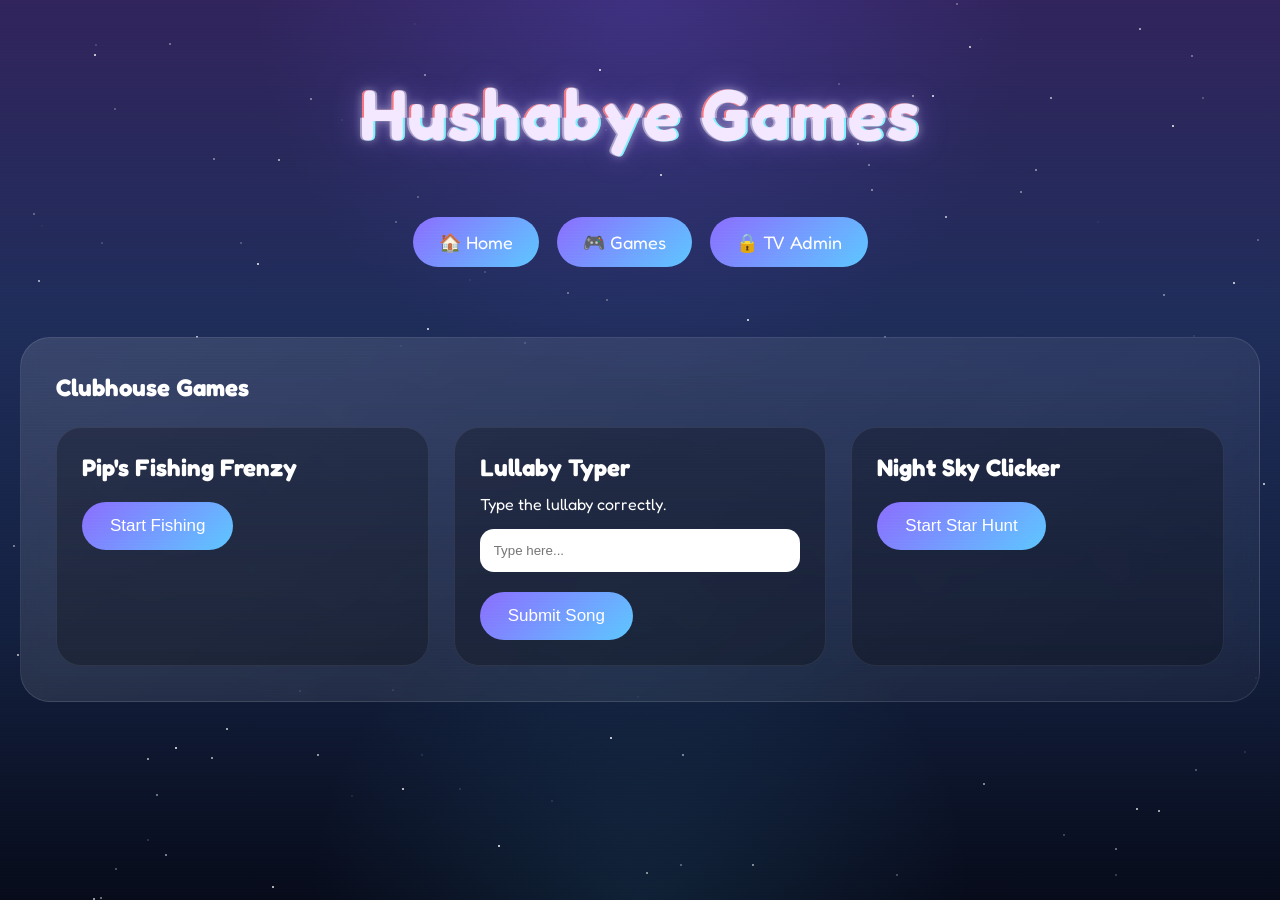
<file: games.html>
<!DOCTYPE html>
<html lang="en">
<head>

<meta charset="UTF-8">
<meta name="viewport" content="width=device-width, initial-scale=1.0">

<title>Hushabye Games</title>

<link
href="https://fonts.googleapis.com/css2?family=Fredoka:wght@400;500;600&display=swap"
rel="stylesheet">

<style>

/* ======================================== */
/* RESET */
/* ======================================== */

*{
margin:0;
padding:0;
box-sizing:border-box;
}

/* ======================================== */
/* BODY */
/* ======================================== */

body{

font-family:'Fredoka',sans-serif;

color:white;

overflow-x:hidden;

background:

radial-gradient(
circle at top,
rgba(111,92,255,0.22),
transparent 35%
),

radial-gradient(
circle at bottom,
rgba(77,192,255,0.12),
transparent 30%
),

linear-gradient(
180deg,
#31245c 0%,
#1f2d5a 35%,
#13203f 70%,
#070b1a 100%
);

min-height:100vh;

padding-bottom:60px;

}

/* ======================================== */
/* VHS EFFECT */
/* ======================================== */

body::after{

content:'';

position:fixed;

top:0;
left:0;

width:100%;
height:100%;

pointer-events:none;

background:
repeating-linear-gradient(
to bottom,
rgba(255,255,255,0.02),
rgba(255,255,255,0.02) 1px,
transparent 1px,
transparent 3px
);

mix-blend-mode:overlay;

animation:vhsFlicker 0.12s infinite;

}

@keyframes vhsFlicker{

0%{
opacity:0.05;
}

50%{
opacity:0.12;
}

100%{
opacity:0.04;
}

}

/* ======================================== */
/* STARS */
/* ======================================== */

.stars{

position:fixed;
inset:0;

overflow:hidden;

z-index:-1;

}

.star{

position:absolute;

width:2px;
height:2px;

background:white;

border-radius:50%;

animation:twinkle 4s infinite;

}

@keyframes twinkle{

0%,100%{
opacity:0.2;
}

50%{
opacity:1;
}

}

/* ======================================== */
/* HEADER */
/* ======================================== */

header{

text-align:center;

padding:70px 20px 40px;

}

h1{

font-size:72px;

color:#f3e8ff;

text-shadow:
0 0 10px rgba(255,255,255,0.4),
0 0 30px rgba(164,130,255,0.4);

}

/* ======================================== */
/* GLITCH */
/* ======================================== */

.glitch{

position:relative;

display:inline-block;

animation:glitchMove 2s infinite;

}

.glitch::before,
.glitch::after{

content:attr(data-text);

position:absolute;

left:0;
top:0;

width:100%;
height:100%;

}

.glitch::before{

left:2px;

text-shadow:-2px 0 red;

opacity:0.5;

clip-path:inset(0 0 45% 0);

}

.glitch::after{

left:-2px;

text-shadow:2px 0 cyan;

opacity:0.5;

clip-path:inset(55% 0 0 0);

}

@keyframes glitchMove{

0%{
transform:translate(0);
}

20%{
transform:translate(-1px,1px);
}

40%{
transform:translate(1px,-1px);
}

60%{
transform:translate(-1px,0px);
}

80%{
transform:translate(1px,1px);
}

100%{
transform:translate(0);
}

}

/* ======================================== */
/* NAV */
/* ======================================== */

nav{

display:flex;

justify-content:center;

gap:18px;

flex-wrap:wrap;

padding:20px;

margin-bottom:30px;

}

nav a{

text-decoration:none;

color:white;

padding:14px 26px;

border-radius:999px;

font-size:18px;

background:
linear-gradient(
135deg,
#8b6dff,
#5dc7ff
);

transition:0.3s;

}

nav a:hover{

transform:
translateY(-3px)
scale(1.05);

}

/* ======================================== */
/* MAIN */
/* ======================================== */

.main{

max-width:1300px;

margin:auto;

padding:20px;

display:grid;

gap:30px;

}

/* ======================================== */
/* CARD */
/* ======================================== */

.card{

background:
linear-gradient(
145deg,
rgba(255,255,255,0.12),
rgba(255,255,255,0.04)
);

border:
1px solid rgba(255,255,255,0.1);

border-radius:30px;

padding:35px;

backdrop-filter:blur(10px);

}

/* ======================================== */
/* GAME GRID */
/* ======================================== */

.game-grid{

display:grid;

grid-template-columns:
repeat(auto-fit,minmax(340px,1fr));

gap:25px;

margin-top:25px;

}

/* ======================================== */
/* GAME */
/* ======================================== */

.game{

padding:25px;

border-radius:25px;

background:
rgba(0,0,0,0.25);

border:
1px solid rgba(255,255,255,0.08);

}

/* ======================================== */
/* BUTTON */
/* ======================================== */

.play-btn{

margin-top:20px;

padding:14px 28px;

border:none;

border-radius:999px;

font-size:17px;

cursor:pointer;

color:white;

background:
linear-gradient(
135deg,
#8b6dff,
#5dc7ff
);

}

/* ======================================== */
/* SECRET */
/* ======================================== */

.secret{

margin-top:25px;

padding:20px;

border-radius:20px;

background:
rgba(255,255,255,0.08);

display:none;

text-align:center;

}

/* ======================================== */
/* ERROR POPUP */
/* ======================================== */

.error-popup{

position:fixed;

bottom:20px;
right:20px;

width:320px;

padding:20px;

border-radius:20px;

background:
linear-gradient(
135deg,
#2b123f,
#12081f
);

border:
1px solid rgba(255,255,255,0.1);

box-shadow:
0 0 30px rgba(0,0,0,0.5);

z-index:9999;

display:none;

}

.corrupt-btn{

margin-top:20px;

padding:14px 24px;

border:none;

border-radius:999px;

cursor:pointer;

color:white;

background:
linear-gradient(
135deg,
#4a1f1f,
#1a0000
);

}

/* ======================================== */
/* FISH GAME */
/* ======================================== */

.fishing-area{

margin-top:25px;

width:100%;
height:300px;

position:relative;

overflow:hidden;

border-radius:25px;

background:
linear-gradient(
180deg,
#58b7ff,
#1f4c9b
);

}

.fish{

position:absolute;

width:70px;
height:34px;

background:
linear-gradient(
135deg,
#ffd56f,
#ff9b5e
);

border-radius:
40px 20px 20px 40px;

cursor:pointer;

}

.fish::before{

content:'';

position:absolute;

right:-18px;
top:8px;

border-top:9px solid transparent;
border-bottom:9px solid transparent;
border-left:18px solid #ff9b5e;

}

.fish::after{

content:'';

position:absolute;

left:12px;
top:10px;

width:8px;
height:8px;

background:black;

border-radius:50%;

}

</style>

</head>

<body>

<div class="stars" id="stars"></div>

<header>

<h1 class="glitch" data-text="Hushabye Games">
Hushabye Games
</h1>

</header>

<nav>

<a href="index.html">
🏠 Home
</a>

<a href="#">
🎮 Games
</a>

<a href="admin.html">
🔒 TV Admin
</a>

</nav>

<section class="main">

<div class="card">

<h2>
Clubhouse Games
</h2>

<div class="game-grid">

<!-- ======================================== -->
<!-- FISH GAME -->
<!-- ======================================== -->

<div class="game">

<h2>
Pip's Fishing Frenzy
</h2>

<button
class="play-btn"
onclick="startFishing()">

Start Fishing

</button>

<div
class="fishing-area"
id="fishingArea"
style="display:none;">

</div>

<div
class="secret"
id="secretMessage">

STLS

</div>

</div>

<!-- ======================================== -->
<!-- TYPING GAME -->
<!-- ======================================== -->

<div class="game">

<h2>
Lullaby Typer
</h2>

<p style="margin-top:12px;">
Type the lullaby correctly.
</p>

<input
type="text"
id="typingInput"
placeholder="Type here..."
style="
width:100%;
margin-top:15px;
padding:14px;
border:none;
border-radius:14px;
">

<button
class="play-btn"
onclick="checkTypingGame()">

Submit Song

</button>

<div
class="secret"
id="typingSecret">

HE IS LISTENING

</div>

</div>

<!-- ======================================== -->
<!-- STAR GAME -->
<!-- ======================================== -->

<div class="game">

<h2>
Night Sky Clicker
</h2>

<button
class="play-btn"
onclick="startStarGame()">

Start Star Hunt

</button>

<div
id="starGameArea"
style="
margin-top:25px;
height:300px;
border-radius:25px;
position:relative;
overflow:hidden;
background:
linear-gradient(
180deg,
#0f1835,
#050816
);
display:none;
">

</div>

<div
class="secret"
id="starSecret">

CHANNEL 13 REMEMBERS

</div>

</div>

</div>

</div>

</section>

<!-- ======================================== -->
<!-- ERROR POPUP -->
<!-- ======================================== -->

<div
class="error-popup"
id="errorPopup">

<h3
class="glitch"
data-text="SIGNAL ERROR">

SIGNAL ERROR

</h3>

<p style="margin-top:12px;">
Broadcast instability detected.
</p>

<button
class="corrupt-btn"
onclick="closeError()">

Silence Signal

</button>

</div>

<script>

/* ======================================== */
/* STARS */
/* ======================================== */

const starsContainer =
document.getElementById(
'stars'
);

for(let i=0;i<160;i++){

const star =
document.createElement('div');

star.classList.add(
'star'
);

star.style.left =
Math.random()*100+'vw';

star.style.top =
Math.random()*100+'vh';

star.style.opacity =
Math.random();

starsContainer.appendChild(
star
);

}

/* ======================================== */
/* FISHING */
/* ======================================== */

let score = 0;

function startFishing(){

const area =
document.getElementById(
'fishingArea'
);

area.innerHTML = '';

area.style.display =
'block';

for(let i=0;i<12;i++){

spawnFish();

}

}

function spawnFish(){

const fish =
document.createElement('div');

fish.classList.add(
'fish'
);

const area =
document.getElementById(
'fishingArea'
);

fish.style.left =
Math.random()*85+'%';

fish.style.top =
Math.random()*80+'%';

fish.onclick = function(){

fish.remove();

score++;

if(score >= 10){

document.getElementById(
'secretMessage'
).style.display =
'block';

}

spawnFish();

};

area.appendChild(fish);

}

/* ======================================== */
/* TYPING GAME */
/* ======================================== */

function checkTypingGame(){

const input =
document.getElementById(
'typingInput'
).value
.trim()
.toLowerCase();

if(
input ===
'twinkle little sleepy star'
){

document.getElementById(
'typingSecret'
).style.display =
'block';

}

}

/* ======================================== */
/* STAR GAME */
/* ======================================== */

let starPoints = 0;

function startStarGame(){

const area =
document.getElementById(
'starGameArea'
);

area.innerHTML = '';

area.style.display =
'block';

spawnClickStar();

}

function spawnClickStar(){

const area =
document.getElementById(
'starGameArea'
);

const star =
document.createElement('div');

star.style.position =
'absolute';

star.style.width =
'28px';

star.style.height =
'28px';

star.style.background =
'#fff0a8';

star.style.clipPath =
'polygon(50% 0%,61% 35%,98% 35%,68% 57%,79% 91%,50% 70%,21% 91%,32% 57%,2% 35%,39% 35%)';

star.style.cursor =
'pointer';

star.style.left =
Math.random()*90+'%';

star.style.top =
Math.random()*85+'%';

star.onclick = function(){

star.remove();

starPoints++;

if(starPoints >= 15){

document.getElementById(
'starSecret'
).style.display =
'block';

return;

}

spawnClickStar();

};

area.appendChild(star);

}

/* ======================================== */
/* SIGNAL ERROR */
/* ======================================== */

setTimeout(()=>{

document.getElementById(
'errorPopup'
).style.display =
'block';

},25000);

function closeError(){

document.getElementById(
'errorPopup'
).style.display =
'none';

}

/* ======================================== */
/* RANDOM GLITCHES */
/* ======================================== */

setInterval(()=>{

const titles =
document.querySelectorAll('h2');

const randomTitle =
titles[
Math.floor(
Math.random()*titles.length
)
];

const original =
randomTitle.innerText;

randomTitle.innerText =
'██ SIGNAL LOST ██';

setTimeout(()=>{

randomTitle.innerText =
original;

},700);

},18000);

/* ======================================== */
/* SECRET CONSOLE */
/* ======================================== */

console.log(
'%cMR. LULL IS WATCHING.',
'color:red;font-size:28px;font-weight:bold;'
);

</script>

</body>
</html>
</file>
